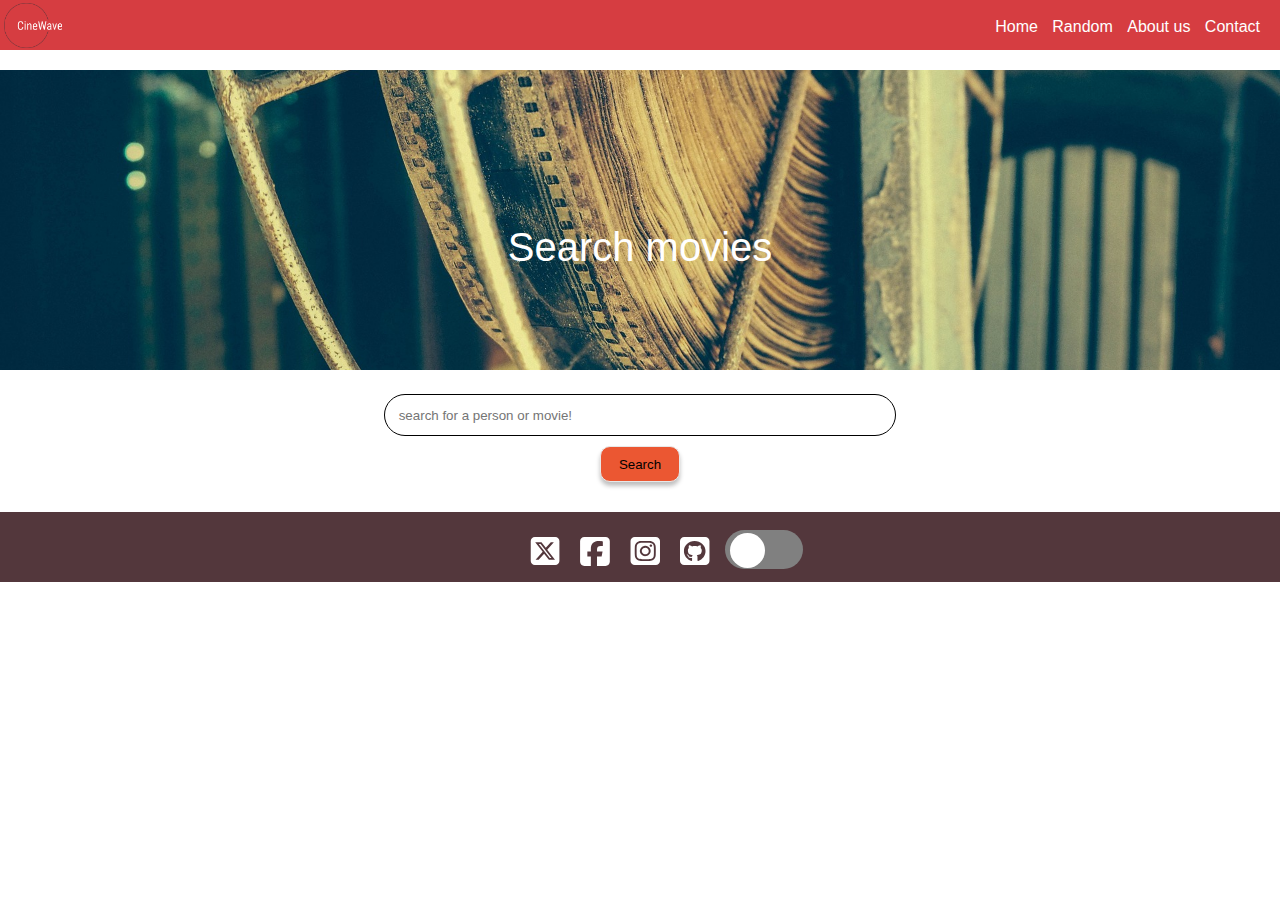
<file: index.html>
<!DOCTYPE html>
<html lang="en">
  <head>
    <meta charset="UTF-8" />
    <meta name="viewport" content="width=device-width, initial-scale=1.0" />
    <script src="./main.js" type="module"></script>
    <script src="./darkmode.js" defer type="module"></script>
    <link rel="shortcut icon" href="./assets/icon.ico" type="image/x-icon" />
    <link rel="stylesheet" href="./css/darkmode.css" />
    <link rel="shortcut icon" href="#" type="image/x-icon" />
    <link rel="stylesheet" href="./css/style.css" />
    <title>Movie Database</title>
  </head>
  <body>
    <header>
      <div>
        <a href="index.html"
          ><img id="logo" src="./assets/logo.png" alt="logo"
        /></a>
      </div>
      <nav>
        <div></div>
        <div id="menuToggle">
          <input type="checkbox" />

          <span></span>
          <span></span>
          <span></span>

          <ul id="menu">
            <a href="./index.html"><li>Home</li></a>
            <a href="./random.html"><li>Random</li></a>
            <a href="./about.html"><li>About</li></a>
            <a href="./contact.html"><li>Contact</li></a>
          </ul>
        </div>
      </nav>
      <nav class="menu-desktop">
        <a href="./index.html">Home</a>
        <a href="./random.html">Random</a>
        <a href="./about.html">About us</a>
        <a href="./contact.html">Contact</a>
      </nav>
    </header>
    <main>
      <div class="cover-box">
        <img
          src="./assets/analogue-2974647_1920.jpg"
          class="coverImg"
          alt=""
        />
        <h1 class="cover-text">Search movies</h1>
      </div>
      <form>
        <div class="inputDiv">
          <input
            type="text"
            id="userInput"
            placeholder=" search for a person or movie!"
          />
          <br />
          <button class="searchBtn">Search</button>
        </div>
      </form>
    </main>

    <div id="mainContainer">
      <div id="flexContainer"></div>
    </div>

    <footer>
      <div id="flexFooter">
        <a href=""
          ><img class="socialMedia" src="./assets/Mask group-1.svg" alt="X"
        /></a>
        <a href=""
          ><img
            class="socialMedia"
            src="./assets/Mask group-2.svg"
            alt="Facebook"
        /></a>
        <a href=""
          ><img
            class="socialMedia"
            src="./assets/Mask group-3.svg"
            alt="Instagram"
        /></a>
        <a href=""
          ><img class="socialMedia" src="./assets/Mask group.svg" alt="Github"
        /></a>
        <div class="dmBtn">
          <input type="checkbox" id="switch" /><label for="switch"
            >Toggle</label
          >
        </div>
      </div>
    </footer>
  </body>
</html>
</file>
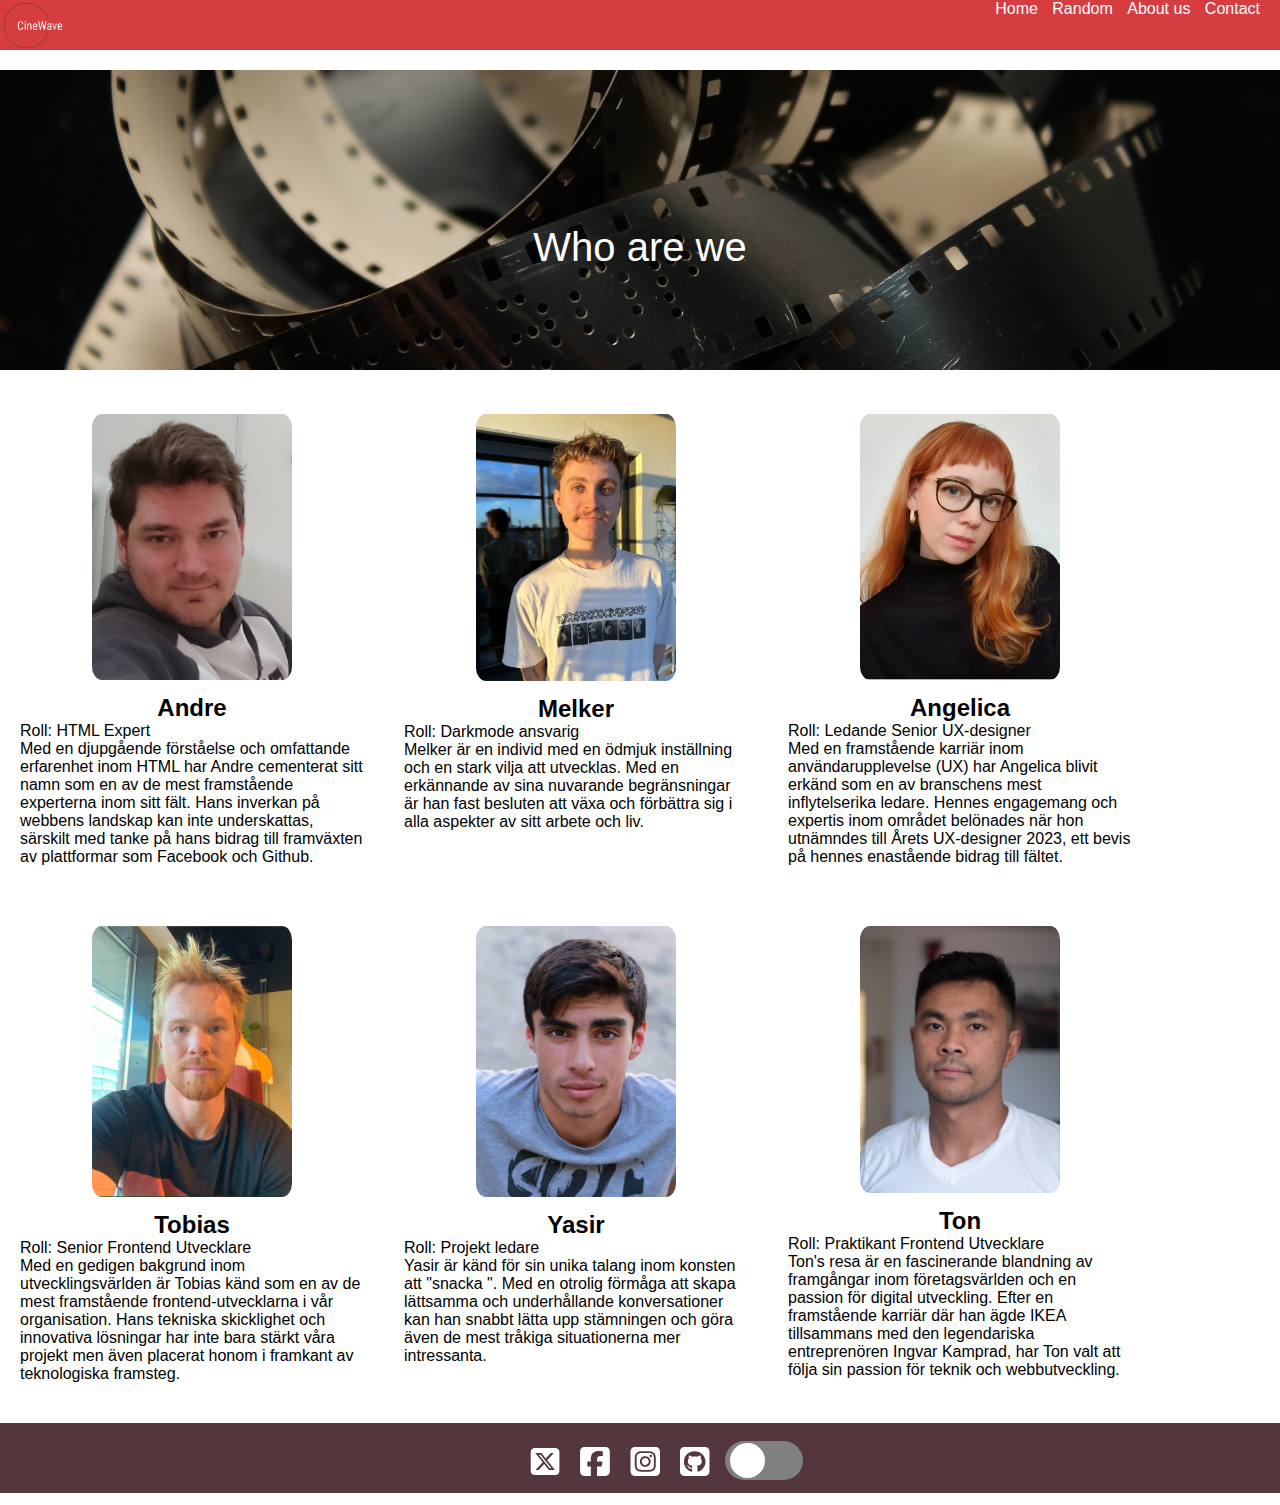
<file: about.html>
<!DOCTYPE html>
<html lang="en">
	<head>
		<meta charset="UTF-8" />
		<meta name="viewport" content="width=device-width, initial-scale=1.0" />
		<link rel="shortcut icon" href="./assets/icon.ico" type="image/x-icon" />
		<script src="./darkmode.js" defer type="module"></script>
		<link rel="stylesheet" href="./css/style.css" />
		<link rel="stylesheet" href="./css/darkmode.css" />
		<title>about us</title>
	</head>
	<body>
		<header>
			<!--vänster-->
			<div>
				<a href="index.html"
					><img id="logo" src="./assets/logo.png" alt="logo"
				/></a>
			</div>
			<nav>
				<div id="menuToggle">
					<input type="checkbox" />

					<span></span>
					<span></span>
					<span></span>

					<ul id="menu">
						<a href="./index.html"><li>Home</li></a>
						<a href="./random.html"><li>Random</li></a>
						<a href="./about.html"><li>About</li></a>
						<a href="./contact.html"><li>Contact</li></a>
					</ul>
				</div>
			</nav>
			<nav class="menu-desktop">
				<!--höger-->
				<a href="./index.html">Home</a>
				<a href="./random.html">Random</a>
				<a href="./about.html">About us</a>
				<a href="./contact.html">Contact</a>
			</nav>
		</header>
		<main>
			<div class="cover-box">
				<img
					src="./assets/film-102681_1920.jpg"
					class="coverImg"
					alt=""
				/>
				<h1 class="cover-text">Who are we</h1>
			</div>
			<section>
				<div id="aboutUs_container" class="about us">
					<div class="profileDiv">
						<img src="./assets/andre.svg" alt="" class="profilePic" />
						<h2>Andre</h2>
						<p>Roll: HTML Expert</p>
						<p>
							Med en djupgående förståelse och omfattande erfarenhet inom HTML
							har Andre cementerat sitt namn som en av de mest framstående
							experterna inom sitt fält. Hans inverkan på webbens landskap kan
							inte underskattas, särskilt med tanke på hans bidrag till
							framväxten av plattformar som Facebook och Github.
						</p>
					</div>
					<div class="profileDiv">
						<img src="./assets/Melker 1.png" alt="Melker" class="profilePic" />
						<h2>Melker</h2>
						<p>Roll: Darkmode ansvarig</p>
						<p>
							Melker är en individ med en ödmjuk inställning och en stark vilja
							att utvecklas. Med en erkännande av sina nuvarande begränsningar
							är han fast besluten att växa och förbättra sig i alla aspekter av
							sitt arbete och liv.
						</p>
					</div>

					<div class="profileDiv">
						<img src="./assets/Anne.png" alt="Angelica" class="profilePic" />
						<h2>Angelica</h2>
						<p>Roll: Ledande Senior UX-designer</p>
						<p>
							Med en framstående karriär inom användarupplevelse (UX) har
							Angelica blivit erkänd som en av branschens mest inflytelserika
							ledare. Hennes engagemang och expertis inom området belönades när
							hon utnämndes till Årets UX-designer 2023, ett bevis på hennes
							enastående bidrag till fältet.
						</p>
					</div>

					<div class="profileDiv">
						<img src="./assets/tobbe.svg" alt="Tobias" class="profilePic" />
						<h2>Tobias</h2>
						<p>Roll: Senior Frontend Utvecklare</p>
						<p>
							Med en gedigen bakgrund inom utvecklingsvärlden är Tobias känd som
							en av de mest framstående frontend-utvecklarna i vår organisation.
							Hans tekniska skicklighet och innovativa lösningar har inte bara
							stärkt våra projekt men även placerat honom i framkant av
							teknologiska framsteg.
						</p>
					</div>

					<div class="profileDiv">
						<img src="./assets/yasir.svg" alt="Yasir" class="profilePic" />
						<h2>Yasir</h2>
						<p>Roll: Projekt ledare</p>
						<p>
							Yasir är känd för sin unika talang inom konsten att "snacka ". Med
							en otrolig förmåga att skapa lättsamma och underhållande
							konversationer kan han snabbt lätta upp stämningen och göra även
							de mest tråkiga situationerna mer intressanta.
						</p>
					</div>

					<div class="profileDiv">
						<img src="./assets/ton.svg" alt="Ton" class="profilePic" />
						<h2>Ton</h2>
						<p>Roll: Praktikant Frontend Utvecklare</p>
						<p>
							Ton's resa är en fascinerande blandning av framgångar inom
							företagsvärlden och en passion för digital utveckling. Efter en
							framstående karriär där han ägde IKEA tillsammans med den
							legendariska entreprenören Ingvar Kamprad, har Ton valt att följa
							sin passion för teknik och webbutveckling.
						</p>
					</div>
				</div>
			</section>
		</main>
		<footer>
			<div id="flexFooter">
				<a href=""
					><img class="socialMedia" src="./assets/Mask group-1.svg" alt="X"
				/></a>
				<a href=""
					><img
						class="socialMedia"
						src="./assets/Mask group-2.svg"
						alt="Facebook"
				/></a>
				<a href=""
					><img
						class="socialMedia"
						src="./assets/Mask group-3.svg"
						alt="Instagram"
				/></a>
				<a href=""
					><img class="socialMedia" src="./assets/Mask group.svg" alt="Github"
				/></a>
				<div class="dmBtn">
					<input type="checkbox" id="switch" /><label for="switch"
						>Toggle</label
					>
				</div>
			</div>
		</footer>
	</body>
</html>
</file>
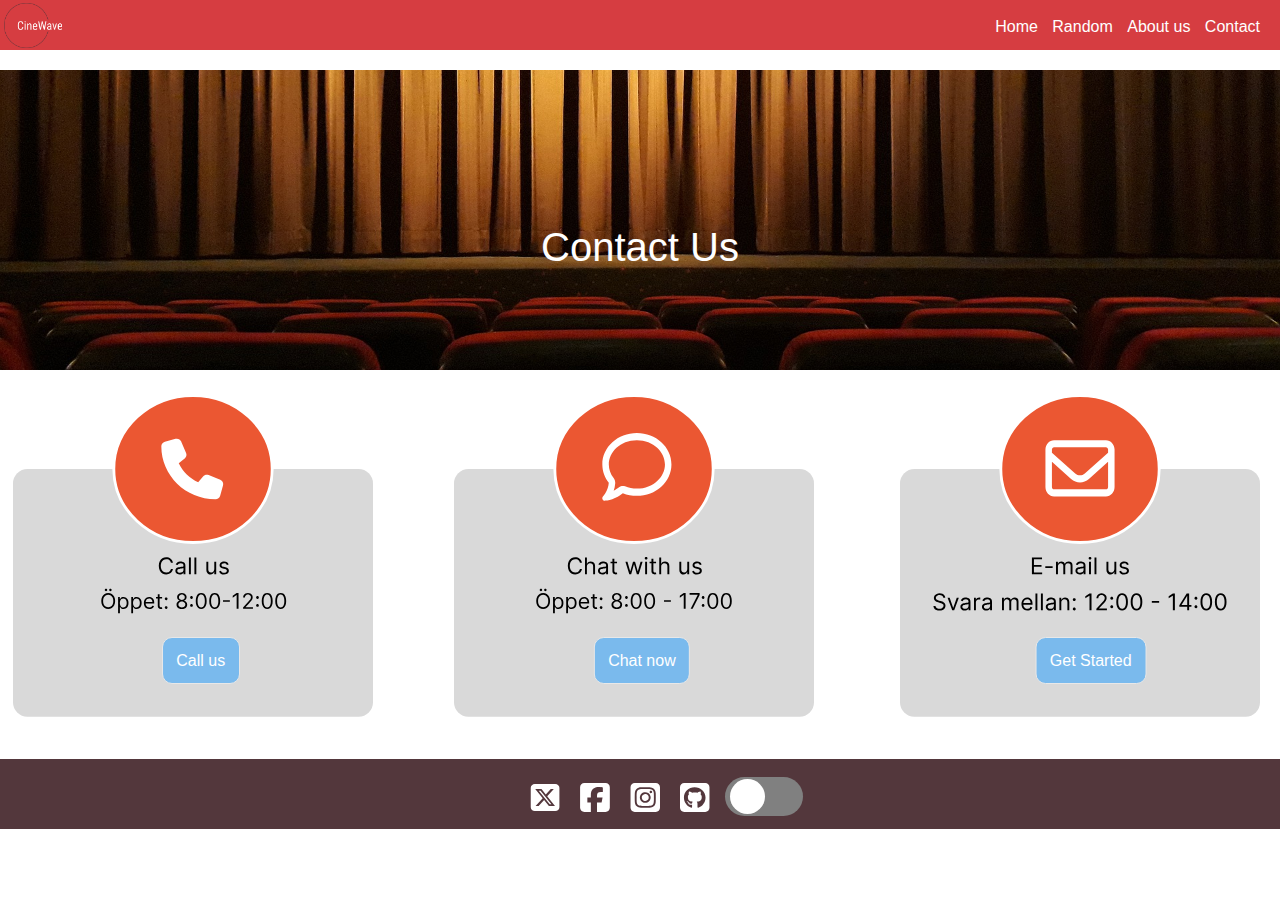
<file: contact.html>
<!DOCTYPE html>
<html lang="en">
	<head>
		<meta charset="UTF-8" />
		<meta name="viewport" content="width=device-width, initial-scale=1.0" />
		<link rel="shortcut icon" href="./assets/icon.ico" type="image/x-icon" />
		<link rel="stylesheet" href="./css/style.css" />
		<link rel="stylesheet" defer href="./css/darkmode.css" />
		<script src="./darkmode.js" type="module"></script>
		<title>contact</title>
	</head>
	<body>
		<header>
			<!--vänster-->
			<div>
				<a href="index.html"
					><img id="logo" src="./assets/logo.png" alt="logo"
				/></a>
			</div>
			<div id="menuToggle">
				<input type="checkbox" />

				<span></span>
				<span></span>
				<span></span>

				<ul id="menu">
					<a href="./index.html"><li>Home</li></a>
					<a href="./random.html"><li>Random</li></a>
					<a href="./about.html"><li>About</li></a>
					<a href="./contact.html"><li>Contact</li></a>
				</ul>
			</div>

			<nav class="menu-desktop">
				<a href="./index.html">Home</a>
				<a href="./random.html">Random</a>
				<a href="./about.html">About us</a>
				<a href="./contact.html">Contact</a>
			</nav>
		</header>
		<main class="contact-container">
			<div class="cover-box">
				<img src="./assets/movie-theater-4609877_1920.jpg" class="coverImg" alt="" />
				<h1 class="cover-text">Contact Us</h1>
			</div>

			<div id="contactFlex">
				<div class="contact-box" id="contact-box1">
					<img class="svgs callUs" src="./assets/Group 23.svg" alt="" />

					<a href="#"
						><button class="contact-btn" id="contact-btn1">Call us</button></a
					>
				</div>
				<div class="contact-box" id="contact-box2">
					<img class="svgs chatNow" src="./assets/Group 24.svg" alt="" />
					<a href="#"
						><button class="contact-btn" id="contact-btn2">Chat now</button></a
					>
				</div>
				<div class="contact-box" id="contact-box3">
					<a href="#">
						<img class="svgs getStarted" src="./assets/Group 20.svg" alt="" />
						<button class="contact-btn" id="contact-btn3">Get Started</button>
					</a>
				</div>
			</div>
		</main>
		<footer class="randomFooter">
			<div id="flexFooter">
				<a href=""
					><img class="socialMedia" src="./assets/Mask group-1.svg" alt="X"
				/></a>
				<a href=""
					><img
						class="socialMedia"
						src="./assets/Mask group-2.svg"
						alt="Facebook"
				/></a>
				<a href=""
					><img
						class="socialMedia"
						src="./assets/Mask group-3.svg"
						alt="Instagram"
				/></a>
				<a href=""
					><img class="socialMedia" src="./assets/Mask group.svg" alt="Github"
				/></a>
				<div class="dmBtn">
					<input type="checkbox" id="switch" /><label for="switch"
						>Toggle</label
					>
				</div>
			</div>
		</footer>
	</body>
</html>
</file>
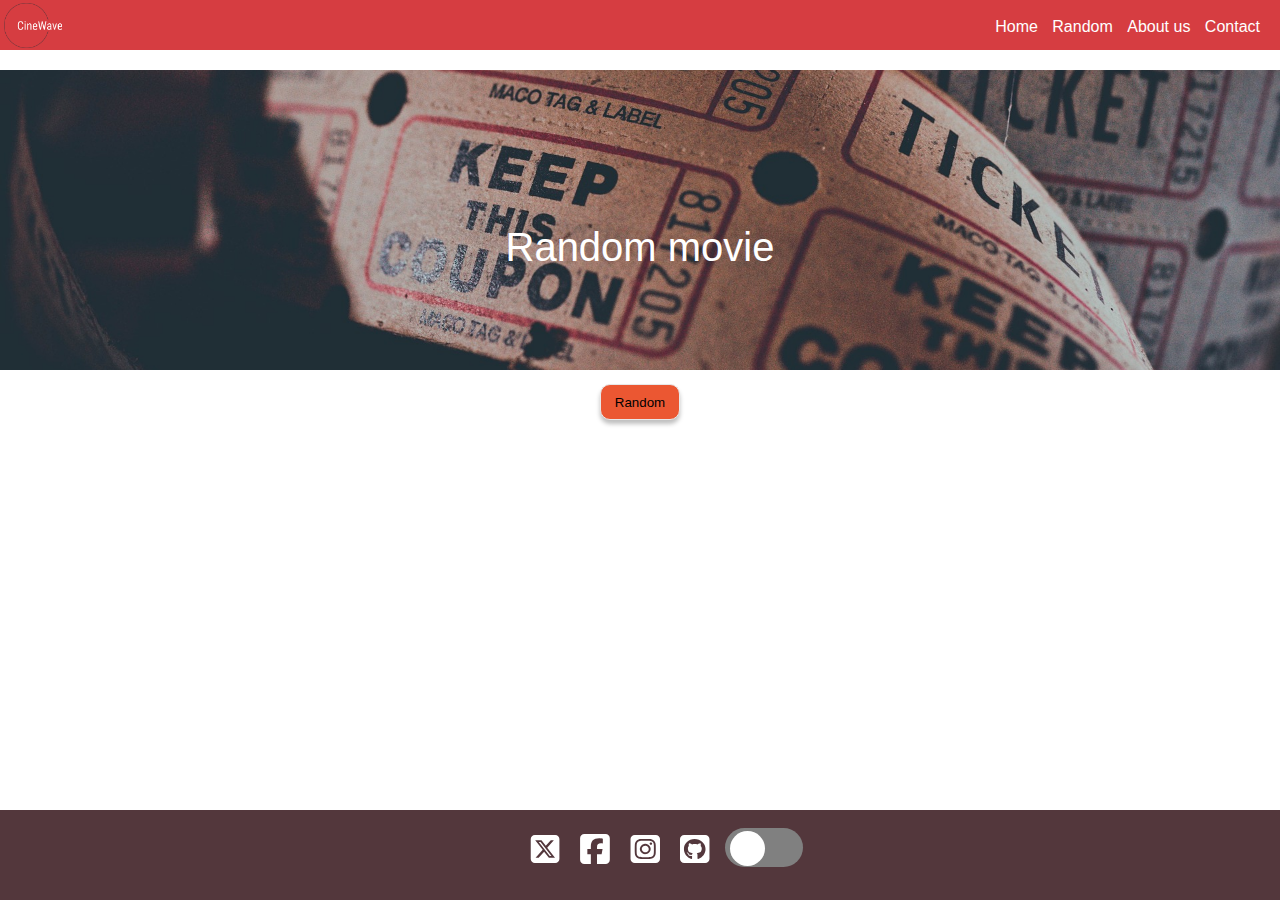
<file: random.html>
<!DOCTYPE html>
<html lang="en">
	<head>
		<meta charset="UTF-8" />
		<meta name="viewport" content="width=device-width, initial-scale=1.0" />
		<link rel="shortcut icon" href="./assets/icon.ico" type="image/x-icon" />
		<script src="./random.js" type="module"></script>
		<link rel="stylesheet" href="./css/style.css" />
		<link rel="stylesheet" href="./css/darkmode.css" />
		<script src="./darkmode.js" defer type="module"></script>
		<title>Random</title>
	</head>
	<body>
		<header>
			<!--vänster-->
			<div>
				<a href="index.html"
					><img id="logo" src="./assets/logo.png" alt="logo"
				/></a>
			</div>
			<nav>
				<div id="menuToggle">
					<input type="checkbox" />

					<span></span>
					<span></span>
					<span></span>

					<ul id="menu">
						<a href="./index.html"><li>Home</li></a>
						<a href="./random.html"><li>Random</li></a>
						<a href="./about.html"><li>About</li></a>
						<a href="./contact.html"><li>Contact</li></a>
					</ul>
				</div>
			</nav>
			<nav class="menu-desktop">
				<!--höger-->
				<a href="./index.html">Home</a>
				<a href="./random.html">Random</a>
				<a href="./about.html">About us</a>
				<a href="./contact.html">Contact</a>
			</nav>
		</header>
		<main class="contact-container">
			<div class="cover-box">
				<img src="./assets/ticket-2974645_1920.jpg" class="coverImg" alt="" />
				<h1 class="cover-text">Random movie</h1>
			</div>
			<!--sökruta-->
			<form>
				<button id="randomBtn" role="button">Random</button>
			</form>

			<div id="mainContainer">
				<div id="flexContainer"></div>
			</div>
		</main>

		<footer id="footerRandom">
			<div id="flexFooter">
				<a href=""
					><img class="socialMedia" src="./assets/Mask group-1.svg" alt="X"
				/></a>
				<a href=""
					><img
						class="socialMedia"
						src="./assets/Mask group-2.svg"
						alt="Facebook"
				/></a>
				<a href=""
					><img
						class="socialMedia"
						src="./assets/Mask group-3.svg"
						alt="Instagram"
				/></a>
				<a href=""
					><img class="socialMedia" src="./assets/Mask group.svg" alt="Github"
				/></a>
				<div class="dmBtn">
					<input type="checkbox" id="switch" /><label for="switch"
						>Toggle</label
					>
				</div>
			</div>
		</footer>
	</body>
</html>
</file>
<file: css/darkmode.css>
.darkmode {
  --light-red: #d63d41;
  --light-grey: #968f8e;
  --light-brown: #4f4443;
  --light-blue: #aad1f3;
  --light-orange: #dd5c5f;
  --header-color: #4f4443;
  --background: #241817;
  --text-color: white;
  --text-button: black;
}

/* Darkmode slider */
.dmBtn {
  max-width: 30px;
  height: auto;
  padding-bottom: 25px;
}
#switch[type="checkbox"] {
  height: 0;
  width: 0;
  visibility: hidden;
}

label {
  cursor: pointer;
  text-indent: -9999px;
  width: 78px;
  height: 39px;
  background: grey;
  display: block;
  border-radius: 100px;
  position: relative;
}

label:after {
  content: "";
  position: absolute;
  top: 2.5px;
  left: 5px;
  width: 35px;
  height: 35px;
  background: #fff;
  border-radius: 90px;
  transition: 0.3s;
}

input:checked + label {
  background: #1f2116;
}

input:checked + label:after {
  left: calc(100% - 5px);
  transform: translateX(-100%);
}

label:active:after {
  width: 10px;
}
</file>
<file: css/style.css>
* {
	margin: 0;
	padding: 0;
}
:root {
	--light-red: #d63d41;
	--light-grey: #d9d9d9;
	--light-brown: #53373c;
	--light-blue: #7abaed;
	--light-orange: #eb5732;
	--header-color: #d63d41;
	--background: white;
	--text-color: black;
	--text-button: white;
}

html {
	height: 100vh;
}
body {
	font-family: "Avenir Next", "Avenir", sans-serif;
	overflow-x: hidden;
	text-align: center;
	background-color: var(--background);
	color: var(--text-color);
}

#logo {
	height: 45px;
	width: auto;
	float: left;
	padding-top: 3px;
	padding-left: 4px;
}

.coverImg {
	width: 100vw;
}

.headTitle {
	text-align: center;
}

.inputDiv {
	text-align: center;
}
#userInput {
	margin-top: 20px;
	width: 200px;
	height: 40px;
	border-radius: 68px;
	padding-left: 10px;
}
#userInput {
	margin-top: 20px;
	width: 200px;
	height: 40px;
	border-radius: 68px;
	padding-left: 10px;
}

input {
	width: 60%;
	border-radius: 5px;
	border: 1px solid black;
	height: 20px;
}

.searchBtn {
	width: 80px;
	height: 36.111px;
	flex-shrink: 0;
	border-radius: 10px;
	border: 1px solid #e8e8e8;
	background-color: var(--light-orange);
	box-shadow: 0px 4px 4px 0px rgba(0, 0, 0, 0.25);
	margin: 10px 0;
}

#movieInfoDiv {
	box-sizing: border-box;
	margin: auto;
	margin-top: 20px;
	max-width: 400px;
}
#movieInfoDiv img {
	margin: auto;
	width: 360px;
}
#movieInfoDiv h3 {
	text-align: left;
	padding-left: 20px;
}
#movieInfoDiv h4 {
	padding-left: 20px;
	text-align: left;
}
#movieInfoDiv p {
	text-align: left;
	padding-left: 20px;
}

#ramdonMovieInfoDiv {
	text-align: left;
	padding: 10px;
}

header {
	width: 100vw;
	height: 50px;
	background-color: var(--header-color);
	margin-bottom: 20px;
}

#searchBtn {
	width: 80px;
	height: 36.111px;
	flex-shrink: 0;
	border-radius: 10px;
	border: 1px solid #e8e8e8;

	background: linear-gradient(0deg, var(--light-orange) 0%, var(--light-orange) 100%);

	box-shadow: 0px 4px 4px 0px rgba(0, 0, 0, 0.25);
}

footer {
	width: 100vw;
	height: 30px;
	padding-bottom: 40px;
	background-color: var(--light-brown);
	position: relative;
	bottom: 0px;

	justify-content: space-around;
	align-items: center;
	margin-top: 20px;
}

#flexFooter {
	display: flex;
	gap: 10px;
	align-items: center;
	justify-content: center;
}

.socialMedia {
	scale: 1/1;
	width: 30px;
}

/* contact */

a:hover {
	cursor: pointer;
}
.cover-box {
	width: 100vw;
	position: relative;
}
.cover-text {
	position: absolute;
	bottom: 27%;
	left: 50%;
	transform: translate(-50%, -50%);
	color: #fff;
	font-size: 1.5rem;
	font-style: normal;
	font-weight: 400;
	line-height: normal;
}

.contact-box {
	margin: auto;
	width: 80vw;
	position: relative;
}
.svgs {
	width: 100%;
	margin-top: 15px;
}
.contact-btn {
	position: absolute;
	bottom: 2%;
	left: 50%;
	transform: translate(-50%, -50%);
	border-radius: 10px;
	border: 1px solid #e8e8e8;
	background: var(--light-blue);
	padding: 1.5vh;
	color: var(--text-button);
	text-align: center;
	font-size: 1em;
}
/* Denna style är för about us sidan */
.profilePic {
	border-radius: 5%;
	width: 200px;
	margin-top: 20px;
}
.profileDiv {
	text-align: center;
	padding: 20px;
}
.profileDiv h2 {
	margin-top: 10px;
}
#aboutUs_container {
	display: flex;
	flex-wrap: wrap;
}
#aboutUs_container p {
	text-align: left;
}

#footerRandom {
	width: 100vw;
	height: 50px;
	background-color: var(--light-brown);
	position: absolute;
	bottom: 0px;
	margin-top: 20px;
}

/* test av merge av css filer */

#randomBtn {
	width: 80px;
	height: 36.111px;
	flex-shrink: 0;
	border-radius: 10px;
	border: 1px solid #e8e8e8;
	background-color: var(--light-orange);
	box-shadow: 0px 4px 4px 0px rgba(0, 0, 0, 0.25);
	margin: 10px 0;
}

a {
	text-decoration: none;
	color: #ffffff;
	transition: color 0.3s ease;
}

a:hover {
	color: tomato;
}

#menuToggle {
	display: block;
	position: absolute;
	top: 20px;
	right: 50px;
	z-index: 1;
	-webkit-user-select: none;
	user-select: none;
}

#menuToggle input {
	display: block;
	width: 40px;
	height: 32px;
	position: absolute;
	top: -7px;
	left: -5px;
	background-color: black;
	cursor: pointer;
	opacity: 0;
	z-index: 6;
	-webkit-touch-callout: none;
}

#menuToggle span {
	display: block;
	width: 33px;
	height: 4px;
	margin-bottom: 5px;
	position: relative;

	background: #ffffff;
	border-radius: 3px;

	z-index: 5;

	transform-origin: 4px 0px;

	transition: transform 0.5s cubic-bezier(0.77, 0.2, 0.05, 1),
		background 0.5s cubic-bezier(0.77, 0.2, 0.05, 1), opacity 0.55s ease;
}

#menuToggle span:first-child {
	transform-origin: 0% 0%;
}

#menuToggle span:nth-last-child(2) {
	transform-origin: 0% 100%;
}

#menuToggle input:checked ~ span {
	opacity: 1;
	transform: rotate(45deg) translate(-2px, -1px);
	background: #ffffff;
}

#menuToggle input:checked ~ span:nth-last-child(3) {
	opacity: 0;
	transform: rotate(0deg) scale(0.2, 0.2);
}

#menuToggle input:checked ~ span:nth-last-child(2) {
	opacity: 1;
	transform: rotate(-45deg) translate(0, -1px);
}

#menu {
	position: absolute;
	width: 122px;
	height: 195px;
	margin: -100px 0 0 0;
	padding-left: 5px;
	padding-right: 50px;
	padding-top: 100px;
	right: -100px;
	border-radius: 0px 0px 0px 10px;
	z-index: 1;
	background: var(--light-orange);
	border: 1px solid #fff;
	list-style-type: none;
	-webkit-font-smoothing: antialiased;
	transform-origin: 0% 0%;
	transform: translate(100%, 0);
	transition: transform 0.5s cubic-bezier(0.77, 0.2, 0.05, 1);
}

#menu li {
	padding: 10px 0;
	font-size: 22px;
}

#menuToggle input:checked ~ ul {
	transform: none;
	opacity: 1;
}
.menu-desktop {
	display: none;
}
@media screen and (min-width: 400px) {
	.menu-desktop {
		display: block;
	}

	#menuToggle {
		display: none;
	}
	#menuToggle span {
		opacity: 0;
	}
	#menu {
		display: none;
	}

	#flexContainer {
		display: flex;
		justify-content: space-evenly;
		gap: 20px;
		flex-wrap: wrap;
	}

	#aboutUs_container {
		display: flex;
		flex-wrap: wrap;
	}
	.profileDiv {
		box-sizing: border-box;
		width: 30%;
	}
	.coverImg {
		height: 300px;
    object-fit: cover;
    object-position: 100% 68%;
	}
	.cover-text {
		font-size: 2.5rem;
	}
	#userInput {
		margin-top: 20px;
		width: 500px;
		height: 40px;
		border-radius: 68px;
		padding-left: 10px;
	}
	nav {
		text-align: right;
		margin-right: 15px;
	}
	a {
		margin: 5px;
	}

	#movieInfoDiv {
		box-sizing: border-box;
		margin: auto;
		margin-top: 20px;

		padding: 0;
	}

	#movieInfoDiv img {
		box-sizing: border-box;
		max-width: 230px;
	}

	#contactFlex {
		display: flex;
		flex-wrap: wrap;
		justify-content: space-around;
	}

	#contact-box1 {
		width: 270px;
		margin-left: 1vw;
	}
	#contact-box2 {
		width: 270px;
		/* margin-left: 55px; */
	}
	#contact-box3 {
		width: 270px;
		margin-right: 9vw;
	}

	.contact-box img {
		width: 360px;
		margin-top: 20px;
	}

	#contact-btn1 {
		position: absolute;
		bottom: 2%;
		left: 50%;
		transform: translate(18%, -100%);
		border-radius: 10px;
		border: 1px solid #e8e8e8;
		background: var(--light-blue);
		padding: 1.5vh;
		color: #ffffff;
		text-align: center;
		font-size: 1em;
	}
	#contact-btn2 {
		position: absolute;
		bottom: 2%;
		left: 50%;
		transform: translate(5%, -100%);
		border-radius: 10px;
		border: 1px solid #e8e8e8;
		background: var(--light-blue);
		padding: 1.5vh;
		color: #ffffff;
		text-align: center;
		font-size: 1em;
	}

	#contact-btn3 {
		position: absolute;
		bottom: 2%;
		left: 50%;
		transform: translate(5%, -100%);
		border-radius: 10px;
		border: 1px solid #e8e8e8;
		background: var(--light-blue);
		padding: 1.5vh;
		color: #ffffff;
		text-align: center;
		font-size: 1em;
	}

	#movieInfoDiv h3 {
		padding: 0;
		max-width: 200px;
	}
	#movieInfoDiv h4 {
		padding: 0;
	}

	#movieInfoDiv p {
		padding: 0;
	}
	#ramdonMovieInfoDiv img {
		width: 300px;
	}

	#ramdonMovieInfoDiv {
		display: flex;
		margin: 20px;
		gap: 30px;
	}

	#movieInfoDiv #whenMovieHasNoImage {
		height: 300px;
		margin-bottom: 50px;
	}
}
</file>
